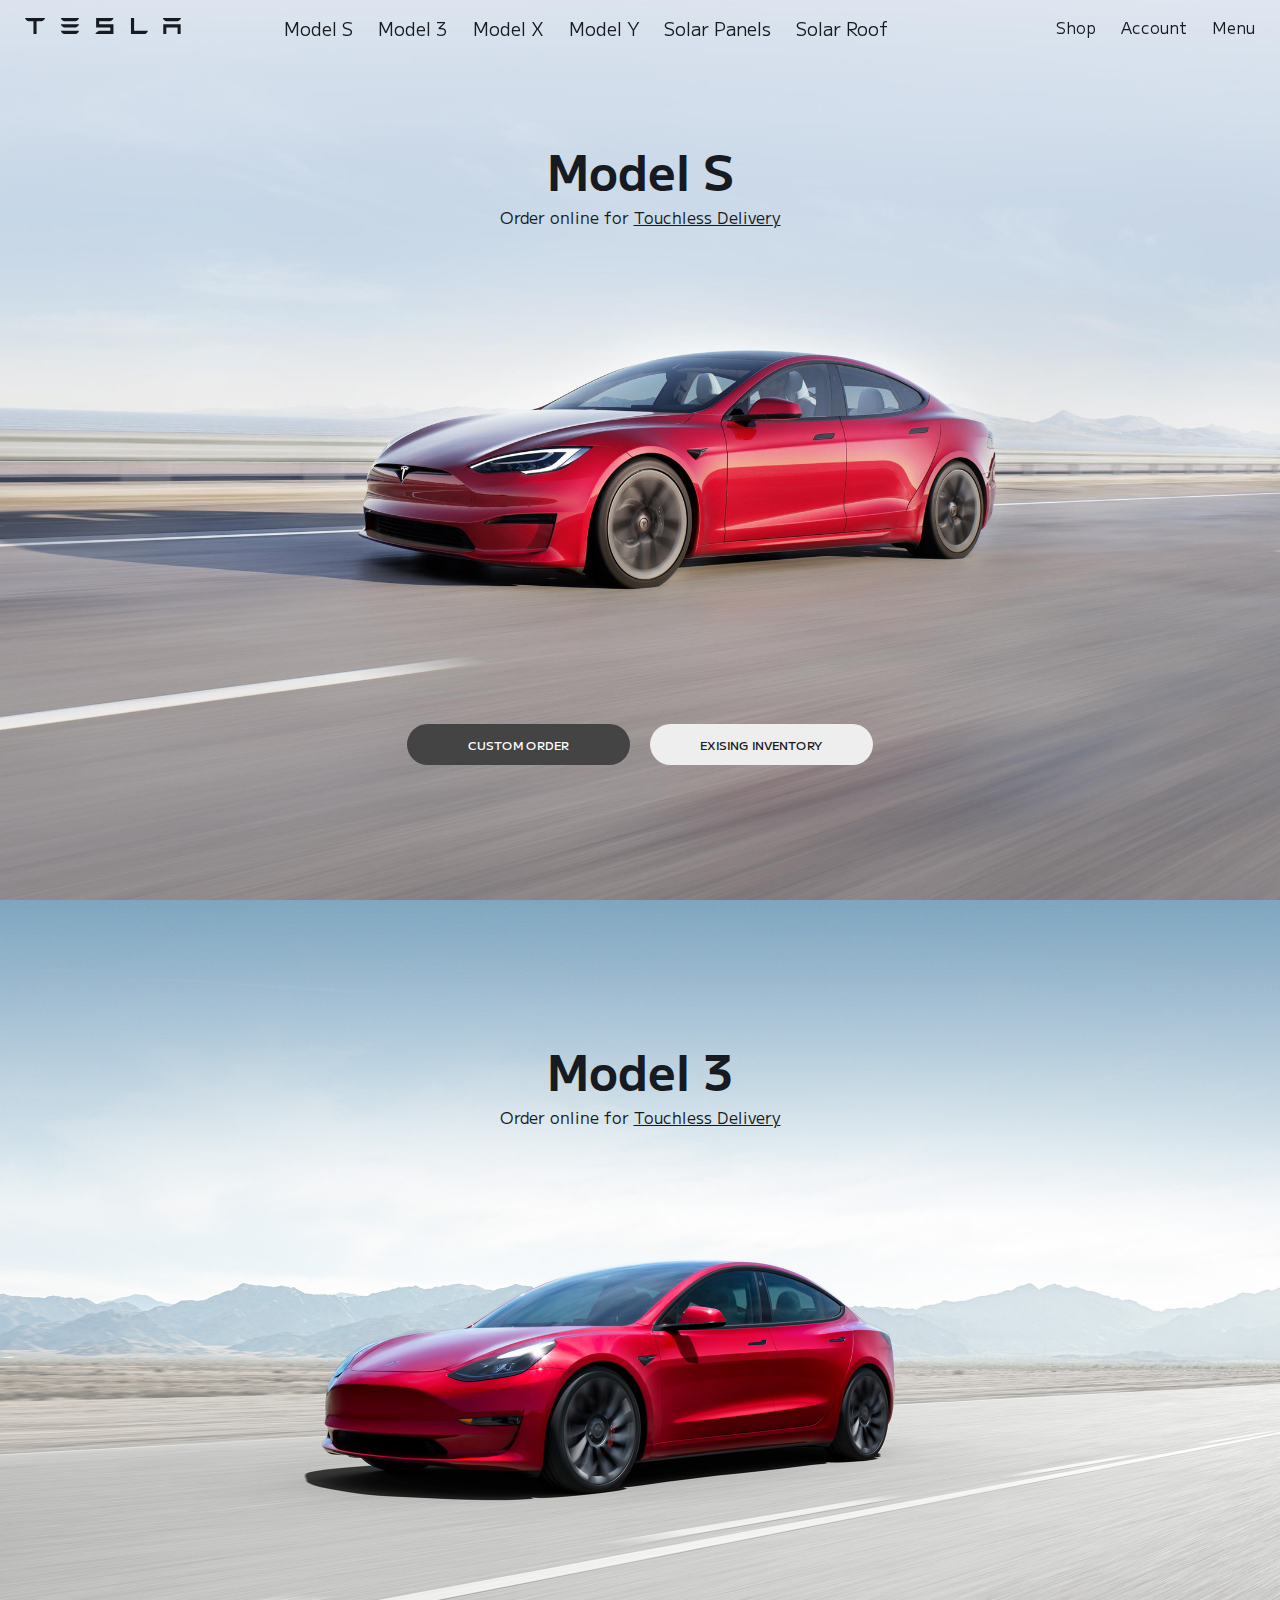
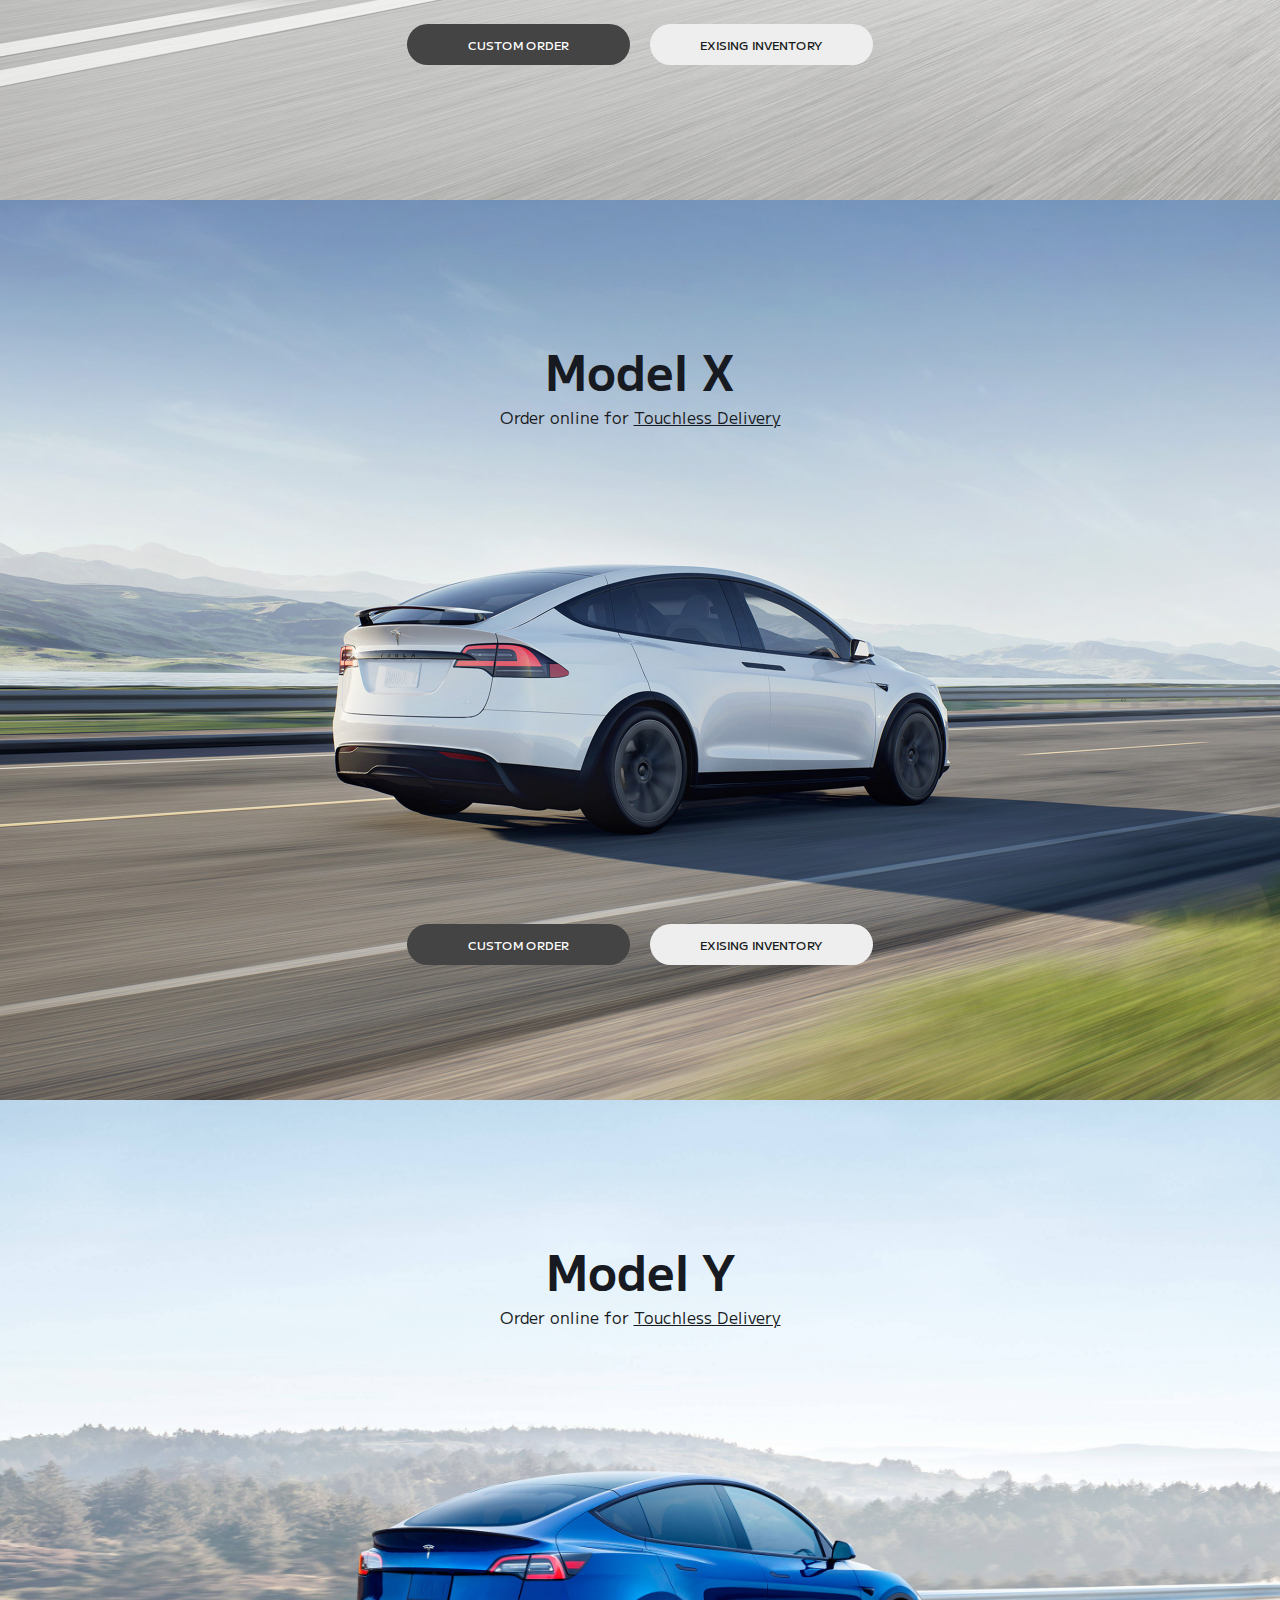
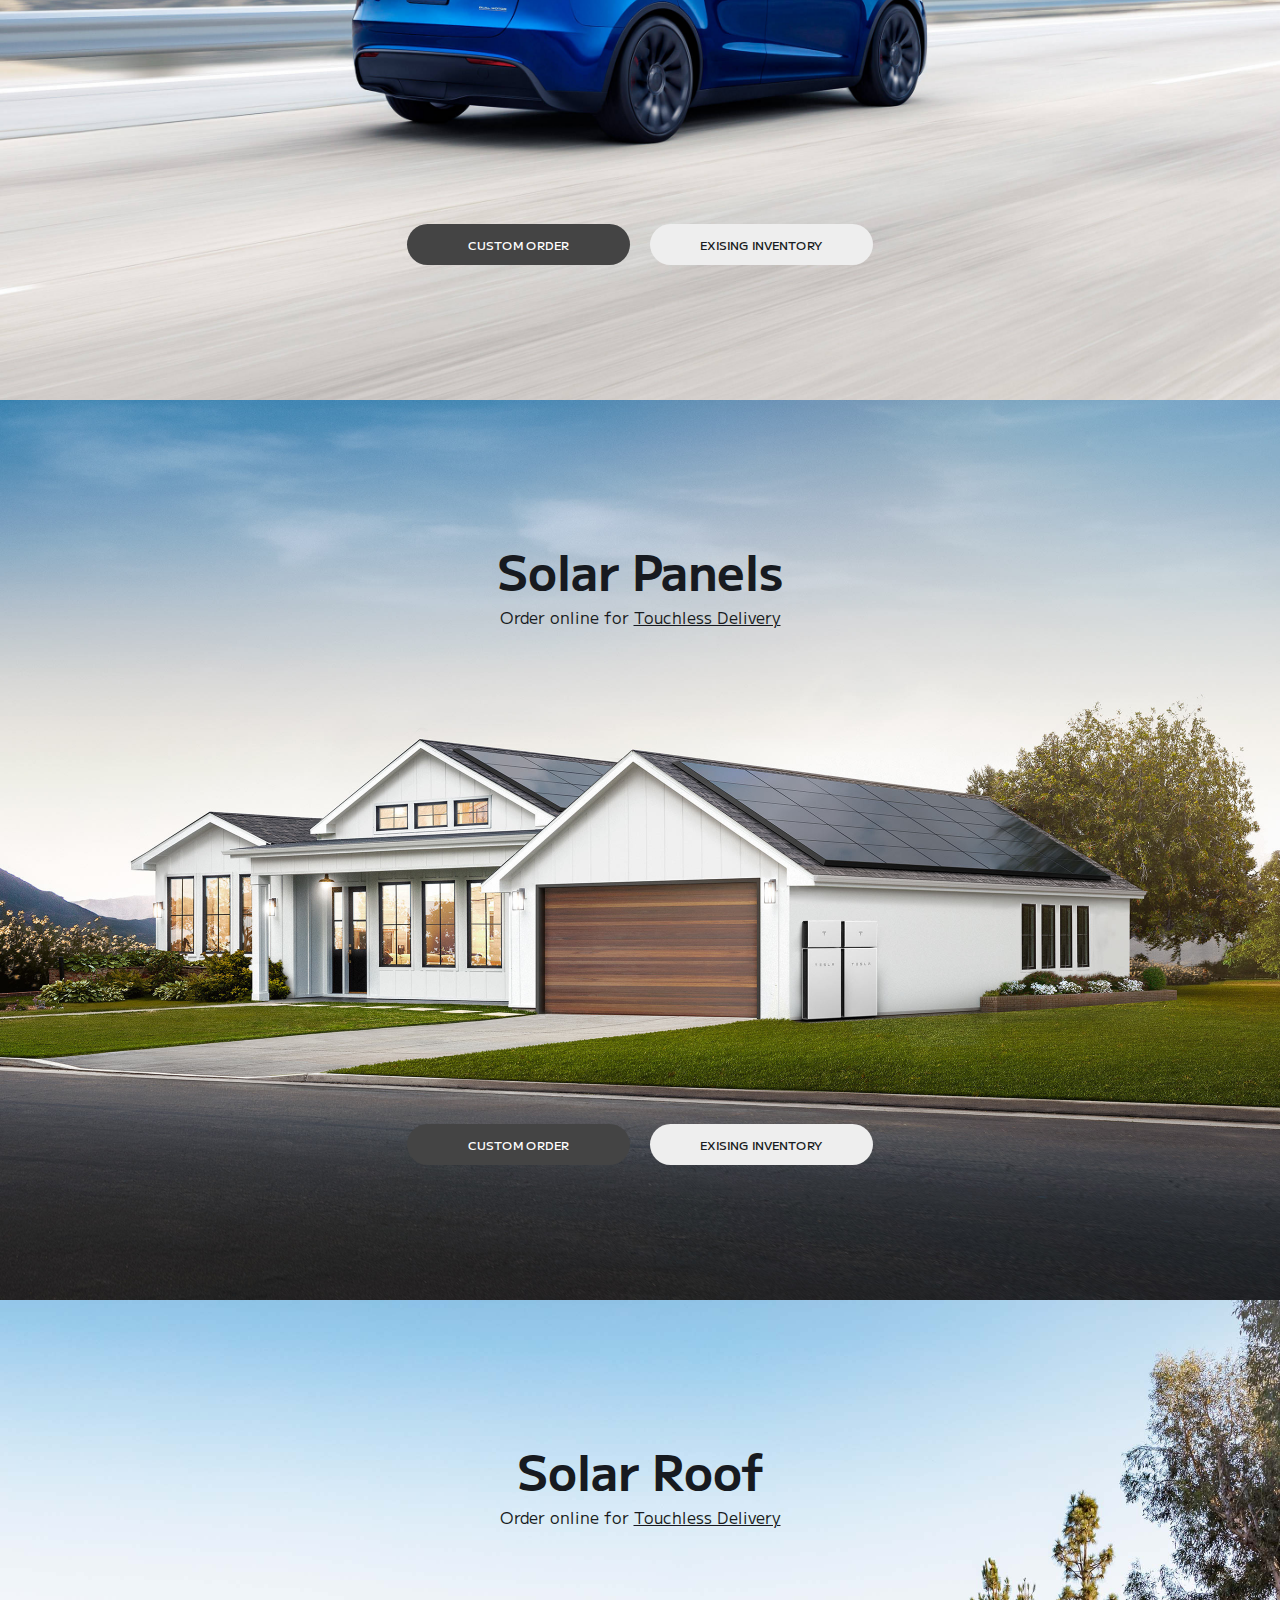
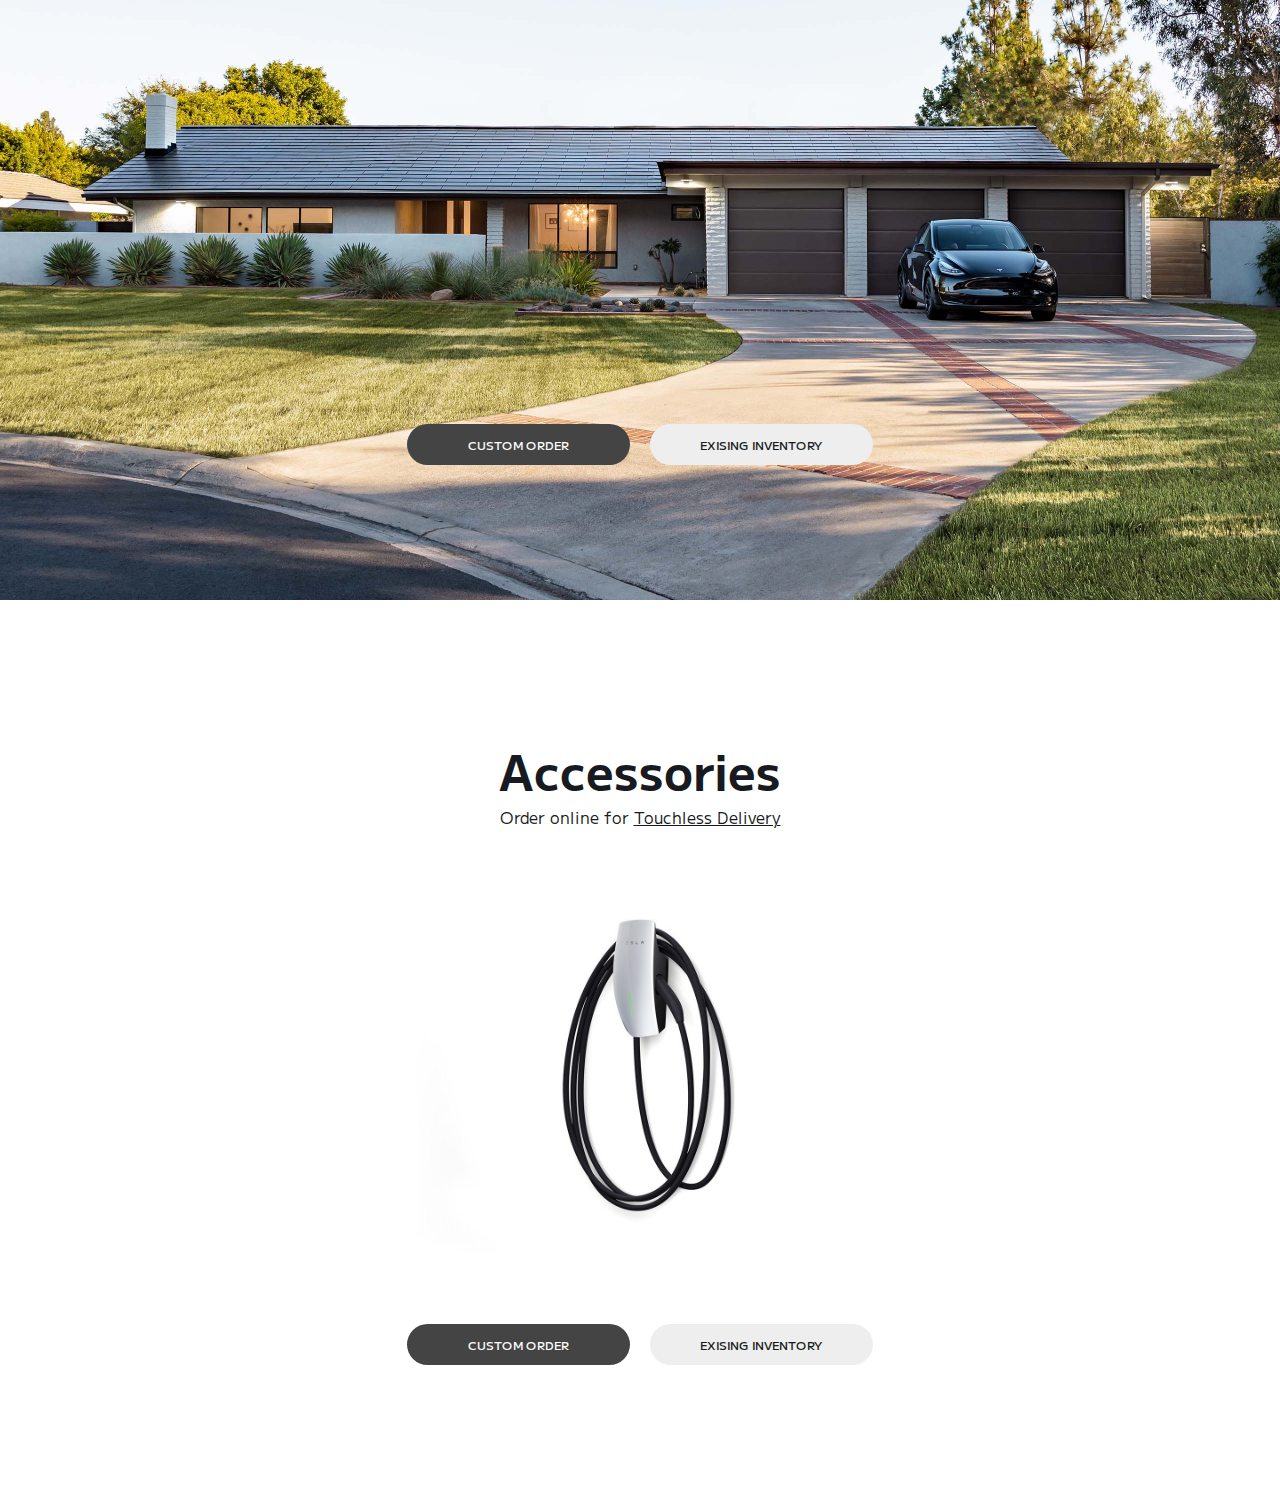
<file: Index/index.html>
<!DOCTYPE html>
<html lang="en">
<head>
    <meta charset="UTF-8">
    <meta name="viewport" content="width=device-width, initial-scale=1.0">
    <title>TESLA.com</title>
    <link rel="stylesheet" href="styles.css">
    <link rel="preconnect" href="https://fonts.googleapis.com">
    <link rel="preconnect" href="https://fonts.gstatic.com" crossorigin>
    <link href="https://fonts.googleapis.com/css2?family=M+PLUS+1:wght@400;500&display=swap" rel="stylesheet">
</head>
<body>
    <header>
        <a href="" class="logo">
            <svg class="tds-icon tds-icon-logo-wordmark tds-site-logo-icon" viewBox="0 0 342 35" xmlns="http://www.w3.org/2000/svg"><path d="M0 .1a9.7 9.7 0 0 0 7 7h11l.5.1v27.6h6.8V7.3L26 7h11a9.8 9.8 0 0 0 7-7H0zm238.6 0h-6.8v34.8H263a9.7 9.7 0 0 0 6-6.8h-30.3V0zm-52.3 6.8c3.6-1 6.6-3.8 7.4-6.9l-38.1.1v20.6h31.1v7.2h-24.4a13.6 13.6 0 0 0-8.7 7h39.9v-21h-31.2v-7h24zm116.2 28h6.7v-14h24.6v14h6.7v-21h-38zM85.3 7h26a9.6 9.6 0 0 0 7.1-7H78.3a9.6 9.6 0 0 0 7 7zm0 13.8h26a9.6 9.6 0 0 0 7.1-7H78.3a9.6 9.6 0 0 0 7 7zm0 14.1h26a9.6 9.6 0 0 0 7.1-7H78.3a9.6 9.6 0 0 0 7 7zM308.5 7h26a9.6 9.6 0 0 0 7-7h-40a9.6 9.6 0 0 0 7 7z" fill="currentColor"></path></svg>
        </a>
        <nav class="center desktop">
            <a href="#model-s">Model S</a>
            <a href="#model-3">Model 3</a>
            <a href="#model-x">Model X</a>
            <a href="#model-y">Model Y</a>
            <a href="#panels">Solar Panels</a>
            <a href="#roof">Solar Roof</a>
        </nav>
        <nav class="right">
            <a href="http://127.0.0.1:5500/Shop/shop.html" class="desktop">Shop</a>
            <a href="" class="desktop">Account</a>
            <a href="" id="menuBtn">Menu</a>
        </nav>
    </header>
    <div class="backdrop"></div>
    <aside>
        <button class="close">&times;</button>
        <a href="#model-s">Model S</a>
        <a href="#model-3">Model 3</a>
        <a href="#model-x">Model X</a>
        <a href="#model-y">Model Y</a>
        <a href="#panels">Solar Panels</a>
        <a href="#roof">Solar Roof</a>
        <a >Existing Inventory</a>
        <a >Used Inventory</a>
        <a >Trade-In</a>
        <a >Test Drive</a>
        <a >Powerwall</a>
        <a >Commercial Energy</a>
        <a >Utilities</a>
        <a >Charging</a>
        <a >Find Us</a>
        <a >Investor Relations</a>
        <a href="http://127.0.0.1:5500/Shop/shop.html" >Shop</a>
        <a >Account</a>
    </aside>
    <section id="model-s" style="background-image: url(./Images/model-s.jpg)">
    <div class="content">
        <h1>Model S</h1>
        <p>Order online for <a href="">Touchless Delivery</a></p>
        <div class="buttons">
            <a href="">Custom order</a>
            <a href="">Exising inventory</a>
        </div>
    </div>
    </section>
    <section id="model-3" style="background-image: url(./Images/model-3.jpg);">
    <div class="content">
        <h1>Model 3</h1>
        <p>Order online for <a href="">Touchless Delivery</a></p>
        <div class="buttons">
            <a href="">Custom order</a>
            <a href="">Exising inventory</a>
        </div>
    </div>
    </section>
    <section id="model-x" style="background-image: url(./Images/model-x.jpg);">
    <div class="content">
        <h1>Model X</h1>
        <p>Order online for <a href="">Touchless Delivery</a></p>
        <div class="buttons">
            <a href="">Custom order</a>
            <a href="">Exising inventory</a>
        </div>
    </div>
    </section>
    <section id="model-y" style="background-image: url(./Images/model-y.jpg);">
    <div class="content">
        <h1>Model Y</h1>
        <p>Order online for <a href="">Touchless Delivery</a></p>
        <div class="buttons">
            <a href="">Custom order</a>
            <a href="">Exising inventory</a>
        </div>
    </div>
    </section>
    <section id="panels" style="background-image: url(./Images/solarpanels.jpg);">
    <div class="content">
        <h1>Solar Panels</h1>
        <p>Order online for <a href="">Touchless Delivery</a></p>
        <div class="buttons">
            <a href="">Custom order</a>
            <a href="">Exising inventory</a>
        </div>
    </div>
    </section>
    <section id="roof" style="background-image: url(./Images/roof.jpg);">
    <div class="content">
        <h1>Solar Roof</h1>
        <p>Order online for <a href="">Touchless Delivery</a></p>
        <div class="buttons">
            <a href="">Custom order</a>
            <a href="">Exising inventory</a>
        </div>
    </div>
    </section>
    <section id="accessories" style="background-image: url(./Images/accessories.jpg);">
    <div class="content">
        <h1>Accessories</h1>
        <p>Order online for <a href="">Touchless Delivery</a></p>
        <div class="buttons">
            <a href="">Custom order</a>
            <a href="">Exising inventory</a>
        </div>
    </div>
    </section>
    <script src="script.js"></script>
</body>
</html>
</file>
<file: Index/styles.css>
* {
    margin: 0;
    padding: 0;
    box-sizing: border-box;
    scroll-behavior: smooth;
}

html {
    color: #171a20;
    font-family: 'M PLUS 1', sans-serif;
}



header {
    display: grid;
    grid-template-columns: auto 1fr auto;
    position: fixed;
    top: 0;
    z-index: 2;
    width: 100%;
    height: 55px;
    padding: 15px;
}

.desktop {
    display: none;
}

@media(min-width: 1200px) {
    .desktop{
        display: initial;
    }
}

a.logo {
    height: 14px;
    width: 100px;
    color: inherit;
    margin-left: 10px;
}

a.logo svg {
    height: 16px;
}

header a {
    color: inherit;
}

header nav a {
    text-decoration: none;
    padding: 5px 10px;
}

header nav.center {
    text-align: center;
    font-size: 18px;
}

header nav.right {
    text-align: right;
}

section {
    height: 100vh;
    background-size: cover;
    background-position: center center;
}

section .content {
    width: 100%;
    height: 100vh;
    padding: 15vh;
    padding-bottom: 15vh;
    text-align: center;
    display: grid;
    grid-template-rows: min-content auto min-content;
}

section h1 {
    font-size: 3rem;
}

section a {
    color: inherit;
}

section .buttons a {
    display: block;
    background-color: #eee;
    color: inherit;
    padding: 12px 50px;
    border-radius: 25px;
    text-decoration: none;
    text-transform: uppercase;
    font-size: 12px;
    font-weight: 500;
}

section .buttons a:first-child {
    background-color: #444;
    color: #fff
}

section .buttons {
    display: grid;
    row-gap: 20px;
    margin: 0 40px;
}

@media (min-width: 768px) {
    section .buttons{
        max-width: 640px;
        margin: 0 auto;
        grid-template-columns: 1fr 1fr;
        column-gap: 20px;
    }
}

aside {
    position: fixed;
    transition: right .4s ease;
    right: -320px;
    width: 320px;
    background-color: #fff;
    padding: 50px 40px;
    z-index: 4;
    height: 100vh;
}

aside.active {
    right: 0;
}

aside a {
    display: block;
    color: inherit;
    text-decoration: none;
    padding: 12px 0;
    font-size: 14px;
    font-weight: 500;
}

aside button.close {
    font-size: 24px;
    border: 0;
    background-color: transparent;
    position: absolute;
    top: 0px;
    right: 10px;
    padding: 10px;
    font-family: sans-serif;
    font-weight: 100;
    cursor: pointer;
}

.backdrop {
    display: none;
    position: fixed;
    inset: 0;
    background-color: rgba(0,0,0,.35);
    backdrop-filter: blur(5px);
}

.backdrop.active {
    display: block;
    backdrop-filter: blur(5px);
}
</file>
